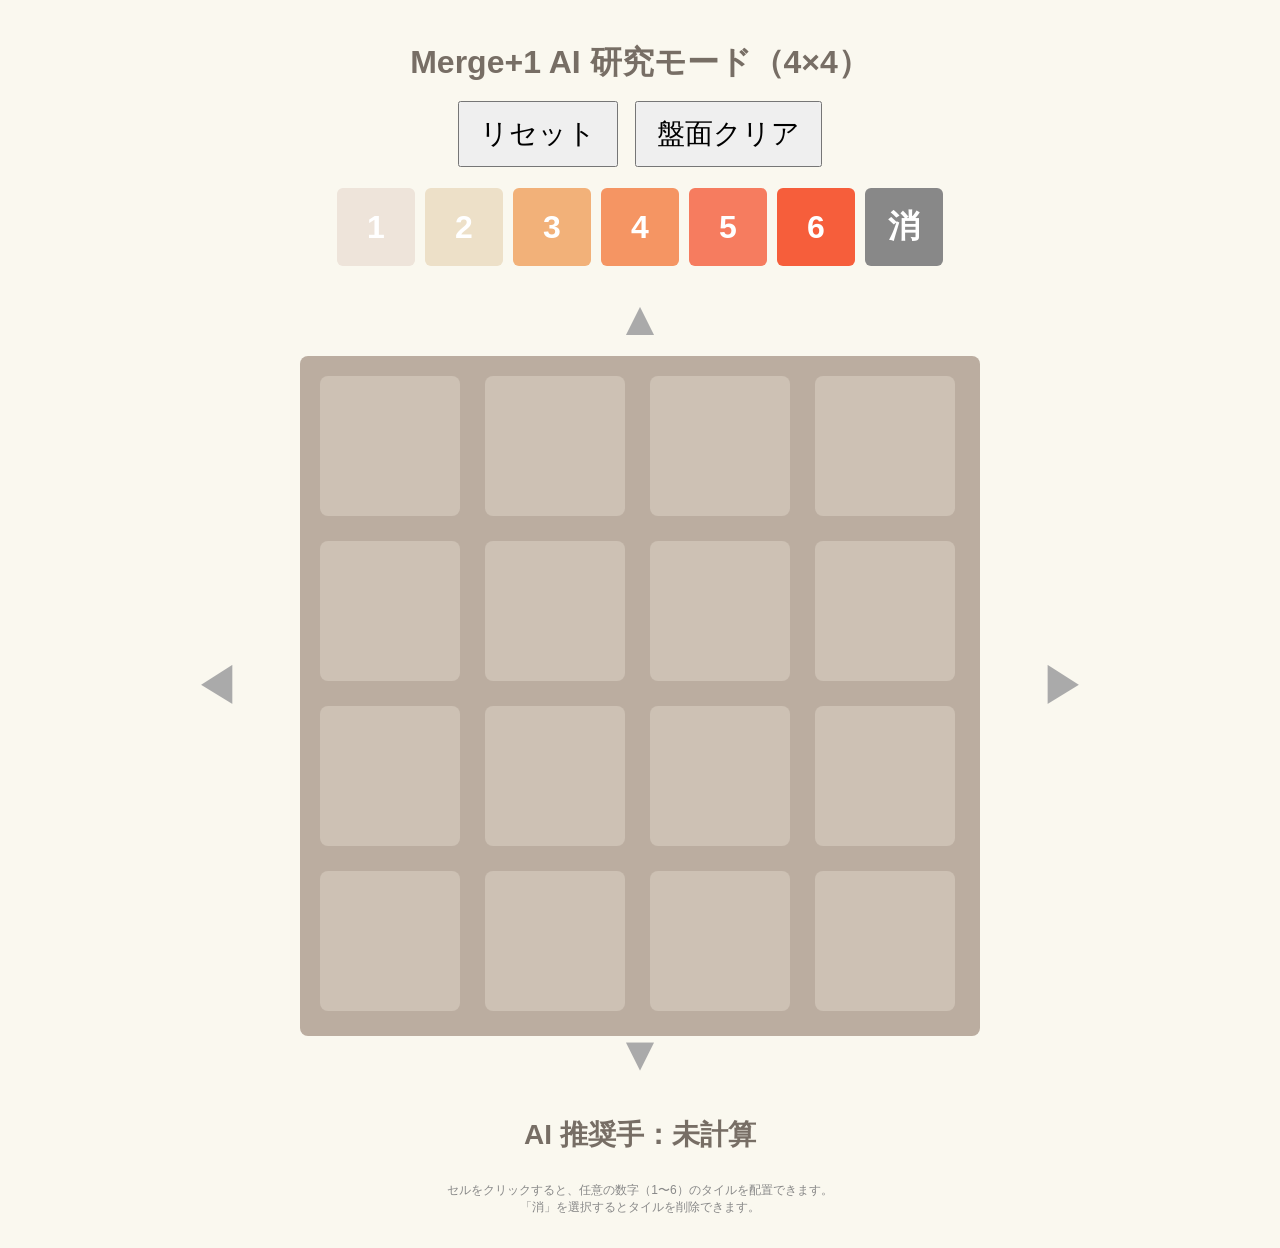
<file: index.html>
<!DOCTYPE html>
<html lang="ja">
<head>
    <meta charset="UTF-8">
    <title>Merge+1 AI 研究モード</title>
    <link rel="stylesheet" href="style.css">
    <script src="ai.js"></script>
    <script src="script.js" defer></script>
</head>
<body>
    <h1>Merge+1 AI 研究モード（4×4）</h1>

    <div id="controls">
        <button id="resetBtn">リセット</button>
        <button id="clearBtn">盤面クリア</button>
    </div>

    <div id="tileSelector">
        <div class="selectTile tile-1" data-value="1">1</div>
        <div class="selectTile tile-2" data-value="2">2</div>
        <div class="selectTile tile-3" data-value="3">3</div>
        <div class="selectTile tile-4" data-value="4">4</div>
        <div class="selectTile tile-5" data-value="5">5</div>
        <div class="selectTile tile-6" data-value="6">6</div>
        <div class="selectTile tile-delete" data-value="">消</div>
    </div>

    <!-- ★ 盤面を囲む矢印レイアウト -->
    <div id="gameArea">

        <!-- 上矢印 -->
        <div id="arrowUp" class="arrow">▲</div>

        <div class="middleRow">
            <!-- 左矢印 -->
            <div id="arrowLeft" class="arrow">◀</div>

            <!-- 盤面 -->
            <div id="gameWrapper">
                <div id="game"></div>
            </div>

            <!-- 右矢印 -->
            <div id="arrowRight" class="arrow">▶</div>
        </div>

        <!-- 下矢印 -->
        <div id="arrowDown" class="arrow">▼</div>

    </div>

    <p id="aiMessage">AI 推奨手：未計算</p>
    <p class="note">
        セルをクリックすると、任意の数字（1〜6）のタイルを配置できます。<br>
        「消」を選択するとタイルを削除できます。
    </p>
    
</body>
</html>
</file>
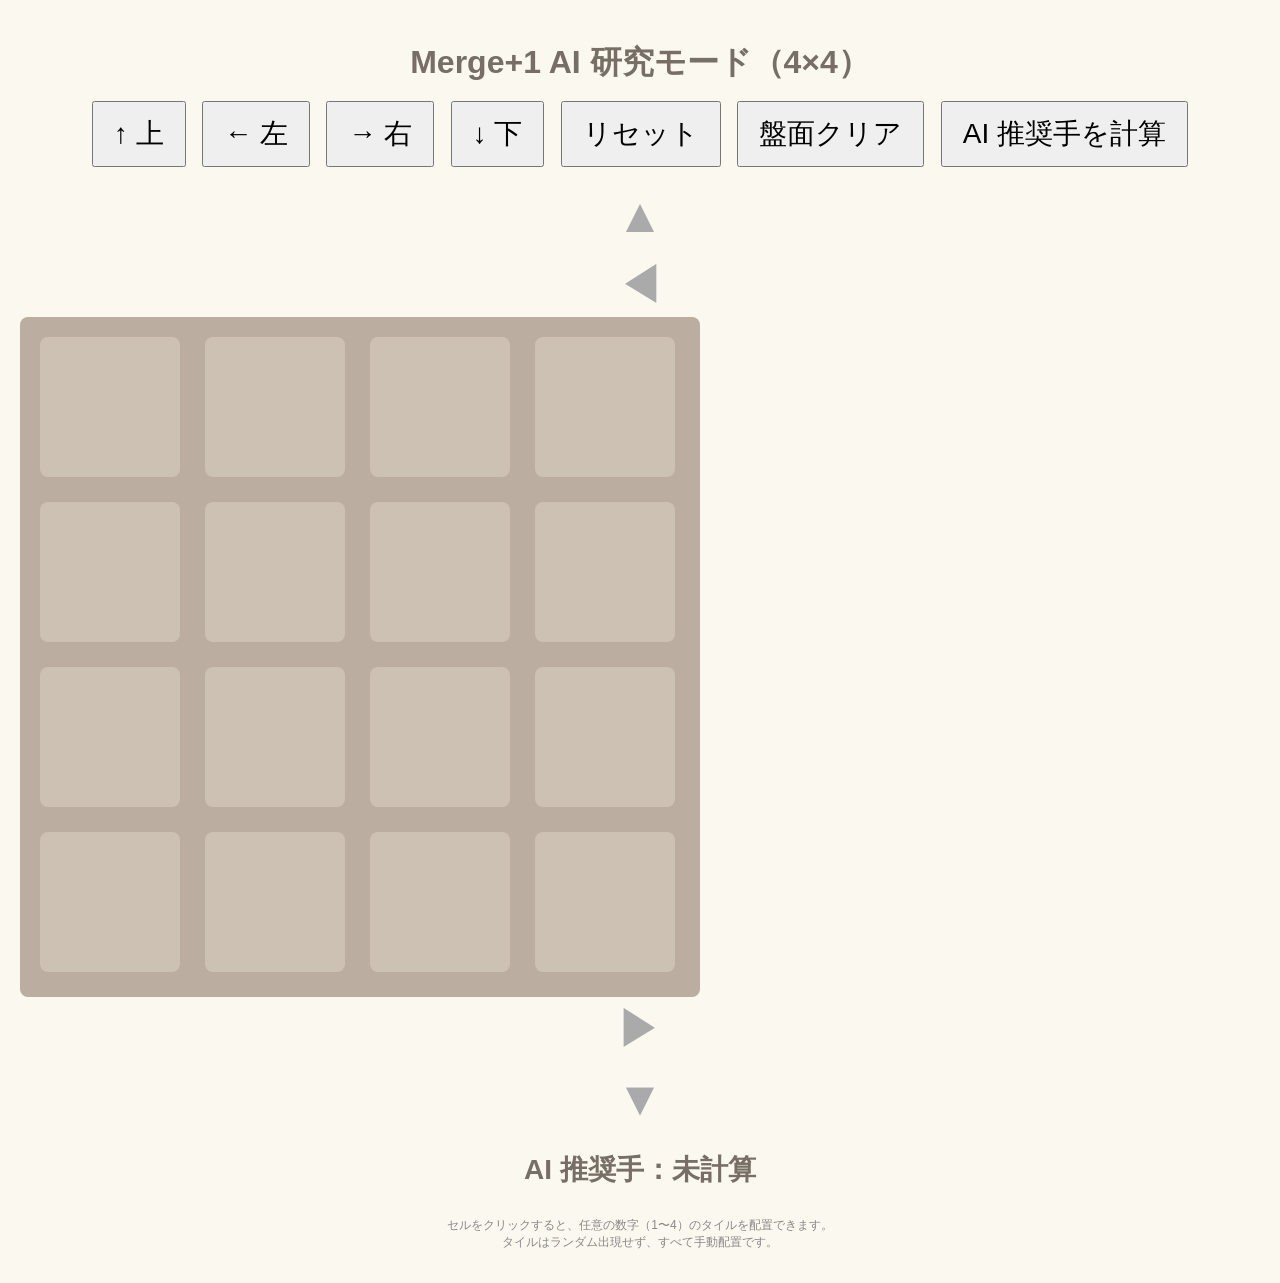
<file: index2.html>
<!DOCTYPE html>
<html lang="ja">
<head>
    <meta charset="UTF-8">
    <title>Merge+1 AI 研究モード</title>
    <link rel="stylesheet" href="style.css">
    <script src="ai.js"></script>
    <script src="script.js" defer></script>
</head>
<body>
    <h1>Merge+1 AI 研究モード（4×4）</h1>

    <div id="controls">
        <button id="moveUpBtn">↑ 上</button>
        <button id="moveLeftBtn">← 左</button>
        <button id="moveRightBtn">→ 右</button>
        <button id="moveDownBtn">↓ 下</button>
        <button id="resetBtn">リセット</button>
        <button id="clearBtn">盤面クリア</button>
        <button id="aiSuggestBtn">AI 推奨手を計算</button>
    </div>

    <div id="boardWrapper">
        <div id="arrowUp" class="arrow">▲</div>
        <div id="arrowLeft" class="arrow">◀</div>
        <div id="game"></div>
        <div id="arrowRight" class="arrow">▶</div>
        <div id="arrowDown" class="arrow">▼</div>
    </div>

    <p id="aiMessage">AI 推奨手：未計算</p>
    <p class="note">
        セルをクリックすると、任意の数字（1〜4）のタイルを配置できます。<br>
        タイルはランダム出現せず、すべて手動配置です。
    </p>
</body>
</html>
</file>
<file: style.css>
body {
    font-family: Arial, sans-serif;
    background: #faf8ef;
    text-align: center;
    margin: 0;
    padding: 20px;
    color: #776e65;
}

h1 {
    margin-bottom: 10px;
}

#controls {
    margin-bottom: 15px;
}

#controls button {
    font-size: 28px;
    padding: 12px 20px;
    margin: 6px;
}

#tileSelector {
    display: flex;
    justify-content: center;
    gap: 10px;
    margin-bottom: 15px;
}

#gameWrapper {
    margin-top: 20px;
    display: flex;
    justify-content: center;
}

#controls {
    position: relative;
    z-index: 2; /* ← 盤面より前に表示 */
}

#game {
    width: 640px;
    height: 640px;
    background: #bbada0;
    padding: 20px;
    border-radius: 8px;
    display: grid;
    grid-template-columns: repeat(4, 1fr);
    grid-gap: 20px;
    position: relative;
}

.cell {
    width: 140px;
    height: 140px;
    background: #cdc1b4;
    border-radius: 8px;
    position: relative;
}

.tile {
    position: absolute;
    width: 140px;
    height: 140px;
    border-radius: 10px;
    display: flex;
    align-items: center;
    justify-content: center;
    font-size: 56px;
    font-weight: bold;
    color: #fff;
}

.tile-1 { background: #eee4da; color: #776e65; }
.tile-2 { background: #ede0c8; color: #776e65; }
.tile-3 { background: #f2b179; }
.tile-4 { background: #f59563; }
.tile-5 { background: #f67c5f; }
.tile-6 { background: #f65e3b; }
.tile-7 { background: #edcf72; }
.tile-8 { background: #edcc61; }
.tile-9 { background: #edc850; }
.tile-10 { background: #edc53f; }
.tile-11 { background: #edc22e; }

.selectTile {
    width: 70px;          /* 実タイルより小さめ */
    height: 70px;
    border-radius: 6px;
    display: flex;
    align-items: center;
    justify-content: center;
    font-size: 32px;      /* 実タイルより小さめ */
    font-weight: bold;
    color: #fff;
    border: 4px solid transparent;
    cursor: pointer;
}

.tile-delete {
    background: #888;
    color: #fff;
}

.selectTile.selected {
    border-color: #f65e3b;
}

#aiMessage {
    margin-top: 25px;
    font-size:28px;
    font-weight: bold;
}

.note {
    font-size: 12px;
    color: #888;
}

#boardArrows {
    display: flex;
    flex-direction: column;
    align-items: center;
    margin-bottom: 10px;
}

.middleRow {
    display: flex;
    justify-content: center;
    gap: 40px;
    margin: 10px 0;
}

.arrow {
    font-size: 48px;
    cursor: pointer;
    user-select: none;
    color: #aaa;
}

.arrow.active {
    color: #f65e3b;
    font-weight: bold;
}

.arrow:hover {
    color: #f65e3b;
}

#gameArea {
    display: flex;
    flex-direction: column;
    align-items: center;
    margin-top: 10px;
}

.middleRow {
    display: flex;
    align-items: center;
    justify-content: center;
    gap: 40px;

    height: 640px;
}


#arrowUp, #arrowDown {
    margin: 10px 0;
}

#arrowLeft, #arrowRight {
    margin: 0 20px;
}
</file>
